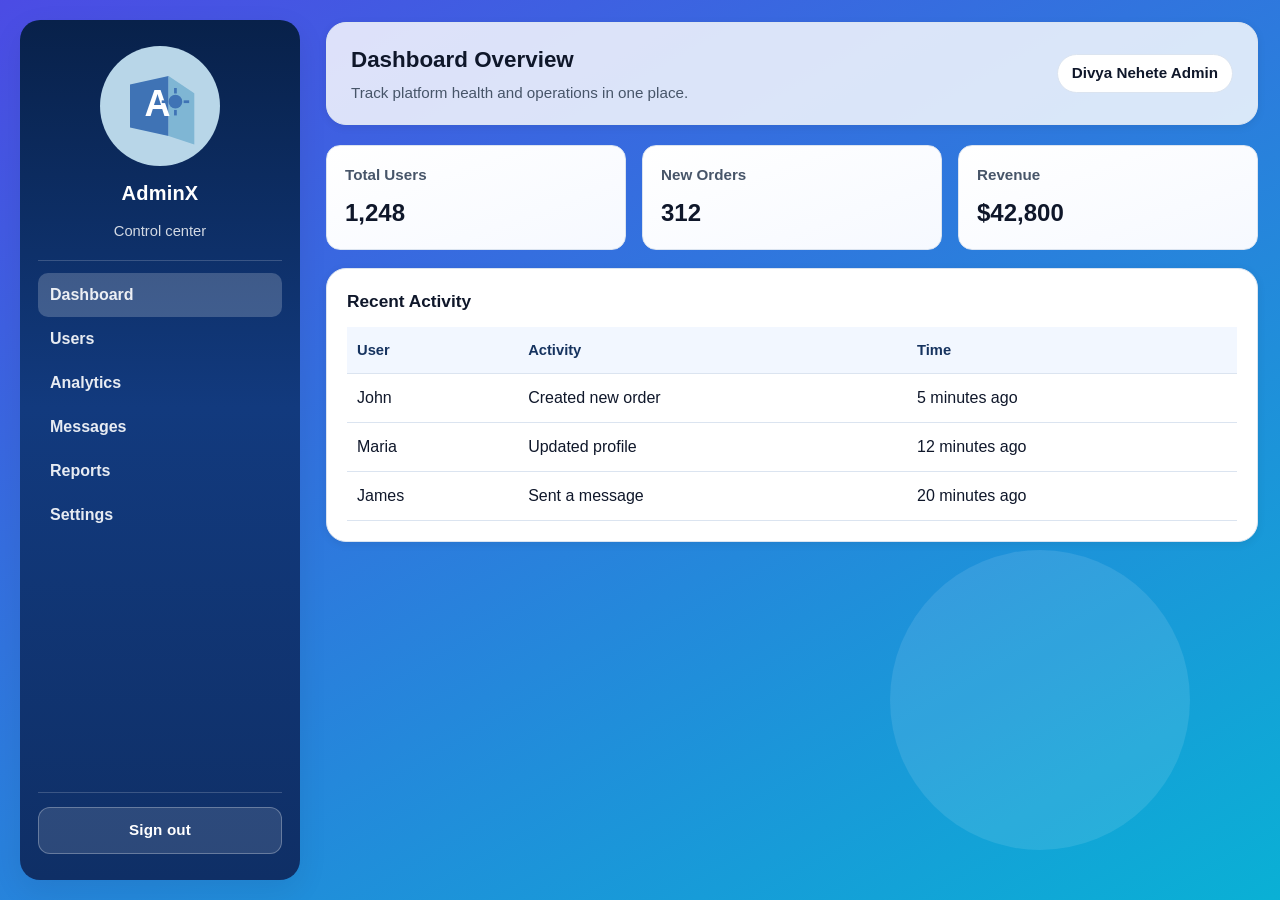
<file: index.html>
<!doctype html>
<html lang="en">
  <head>
    <meta charset="UTF-8" />
    <meta name="viewport" content="width=device-width, initial-scale=1" />
    <title>Dashboard Overview | AdminX</title>
    <meta
      name="description"
      content="AdminX dashboard overview with key metrics and recent activity."
    />
    <meta name="robots" content="index,follow" />
    <link rel="canonical" href="index.html" />
    <link rel="stylesheet" href="assets/css/style.css" />
  </head>
  <body>
    <div class="page">
      <aside class="sidebar" aria-label="Primary navigation">
        <div class="brand">
          <img src="assets/logo/logo.svg" alt="AdminX logo" />
          <h1>AdminX</h1>
          <p>Control center</p>
        </div>
        <nav>
          <ul class="nav-list">
            <li
              ><a class="active" aria-current="page" href="index.html"
                >Dashboard</a
              ></li
            >
            <li><a href="users.html">Users</a></li>
            <li><a href="analytics.html">Analytics</a></li>
            <li><a href="messages.html">Messages</a></li>
            <li><a href="reports.html">Reports</a></li>
            <li><a href="settings.html">Settings</a></li>
          </ul>
        </nav>
        <div class="nav-footer"><a href="login.html">Sign out</a></div>
      </aside>
      <main class="content">
        <header class="topbar">
          <div>
            <h1>Dashboard Overview</h1>
            <p>Track platform health and operations in one place.</p>
          </div>
          <div class="user-chip"><strong>Divya Nehete Admin</strong></div>
        </header>
        <section aria-labelledby="kpi-heading">
          <h2 class="sr-only" id="kpi-heading">KPIs</h2>
          <div class="card-row">
            <article class="small-card">
              <h3>Total Users</h3>
              <p>1,248</p>
            </article>
            <article class="small-card">
              <h3>New Orders</h3>
              <p>312</p>
            </article>
            <article class="small-card">
              <h3>Revenue</h3>
              <p>$42,800</p>
            </article>
          </div>
        </section>
        <section class="glass-card" aria-labelledby="activity-heading">
          <h2 class="section-title" id="activity-heading">Recent Activity</h2>
          <div class="table-container">
            <table>
              <thead>
                <tr>
                  <th scope="col">User</th>
                  <th scope="col">Activity</th>
                  <th scope="col">Time</th>
                </tr>
              </thead>
              <tbody>
                <tr>
                  <td>John</td>
                  <td>Created new order</td>
                  <td>5 minutes ago</td>
                </tr>
                <tr>
                  <td>Maria</td>
                  <td>Updated profile</td>
                  <td>12 minutes ago</td>
                </tr>
                <tr>
                  <td>James</td>
                  <td>Sent a message</td>
                  <td>20 minutes ago</td>
                </tr>
              </tbody>
            </table>
          </div>
        </section>
      </main>
    </div>
  </body>
</html>
</file>
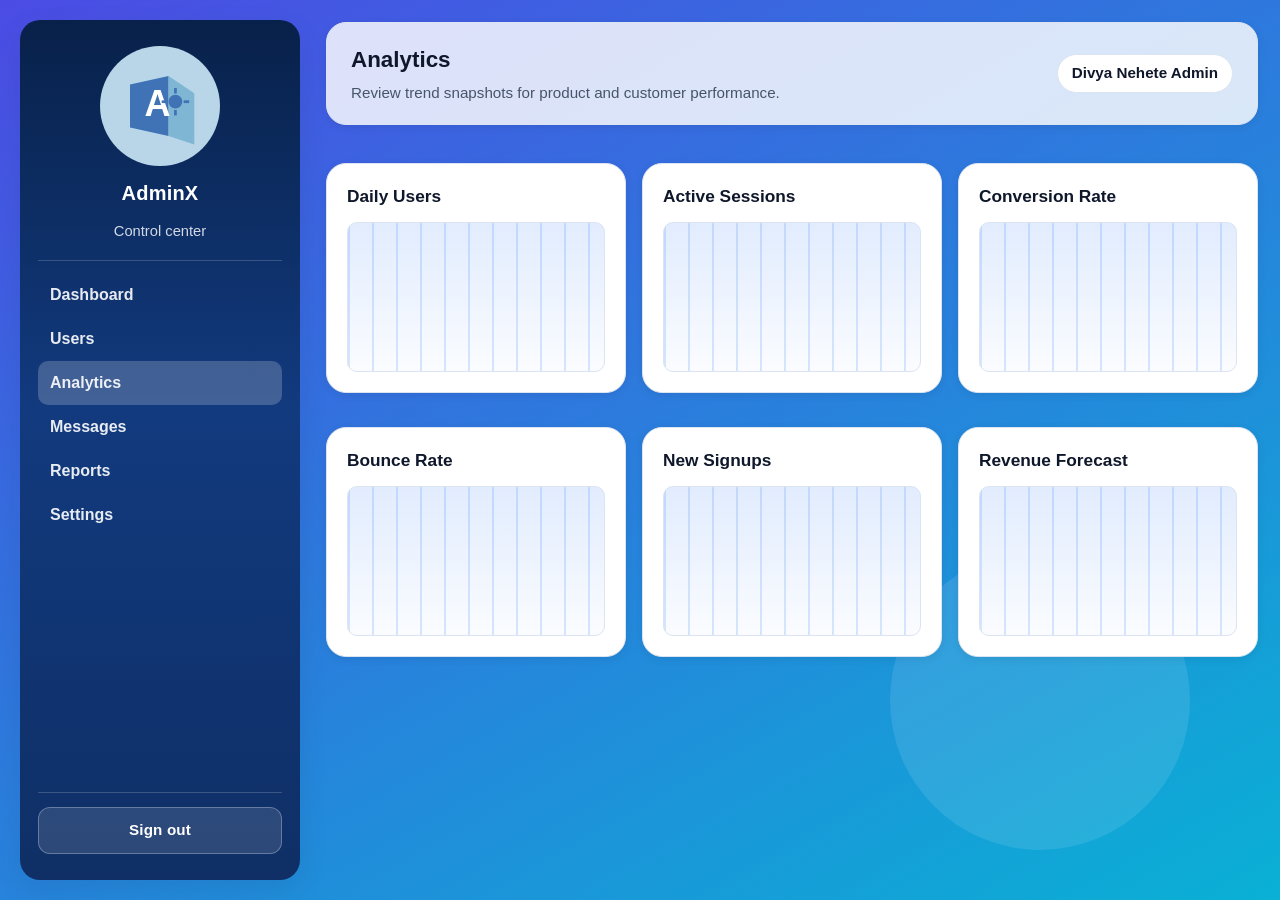
<file: analytics.html>
<!doctype html>
<html lang="en">
  <head>
    <meta charset="UTF-8" />
    <meta name="viewport" content="width=device-width, initial-scale=1" />
    <title>Analytics Dashboard | AdminX</title>
    <meta
      name="description"
      content="Analytics view for traffic, sessions, conversion, and revenue trends."
    />
    <meta name="robots" content="index,follow" />
    <link rel="canonical" href="analytics.html" />
    <link rel="stylesheet" href="assets/css/style.css" />
  </head>
  <body>
    <div class="page">
      <aside class="sidebar" aria-label="Primary navigation">
        <div class="brand">
          <img src="assets/logo/logo.svg" alt="AdminX logo" />
          <h1>AdminX</h1>
          <p>Control center</p>
        </div>
        <nav>
          <ul class="nav-list">
            <li><a href="index.html">Dashboard</a></li>
            <li><a href="users.html">Users</a></li>
            <li
              ><a class="active" aria-current="page" href="analytics.html"
                >Analytics</a
              ></li
            >
            <li><a href="messages.html">Messages</a></li>
            <li><a href="reports.html">Reports</a></li>
            <li><a href="settings.html">Settings</a></li>
          </ul>
        </nav>
        <div class="nav-footer"><a href="login.html">Sign out</a></div>
      </aside>
      <main class="content">
        <header class="topbar">
          <div>
            <h1>Analytics</h1>
            <p>Review trend snapshots for product and customer performance.</p>
          </div>
          <div class="user-chip"><strong>Divya Nehete Admin</strong></div>
        </header>
        <section class="grid" aria-label="Analytics widgets">
          <article class="analytics-card"
            ><h2 class="section-title">Daily Users</h2
            ><div class="fake-chart" aria-hidden="true"></div
          ></article>
          <article class="analytics-card"
            ><h2 class="section-title">Active Sessions</h2
            ><div class="fake-chart" aria-hidden="true"></div
          ></article>
          <article class="analytics-card"
            ><h2 class="section-title">Conversion Rate</h2
            ><div class="fake-chart" aria-hidden="true"></div
          ></article>
          <article class="analytics-card"
            ><h2 class="section-title">Bounce Rate</h2
            ><div class="fake-chart" aria-hidden="true"></div
          ></article>
          <article class="analytics-card"
            ><h2 class="section-title">New Signups</h2
            ><div class="fake-chart" aria-hidden="true"></div
          ></article>
          <article class="analytics-card"
            ><h2 class="section-title">Revenue Forecast</h2
            ><div class="fake-chart" aria-hidden="true"></div
          ></article>
        </section>
      </main>
    </div>
  </body>
</html>
</file>
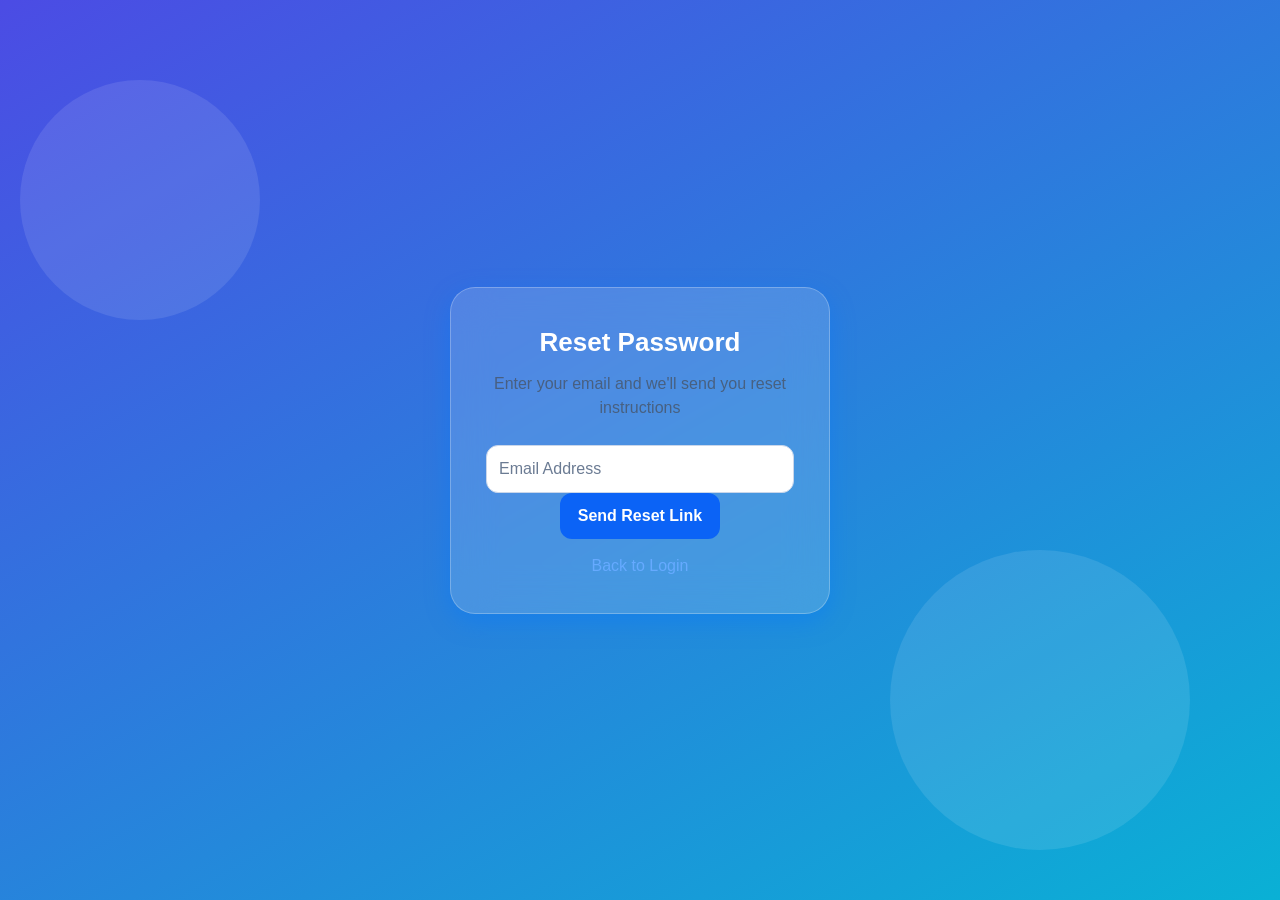
<file: forgot-password.html>
<!DOCTYPE html>
<html lang="en">
<head>
    <meta charset="UTF-8">
    <meta name="viewport" content="width=device-width, initial-scale=1.0">
    <title>Forgot Password | Admin Dashboard</title>
    <link rel="stylesheet" href="assets/css/style.css">
    <style>
        /* Center layout */
        .auth-container {
            height: 100vh;
            display: flex;
            justify-content: center;
            align-items: center;
            padding: 20px;
        }

        .auth-box {
            width: 380px;
            padding: 35px;
            border-radius: 25px;
            background: rgba(255, 255, 255, 0.15);
            border: 1px solid rgba(255, 255, 255, 0.25);
            backdrop-filter: blur(20px);
            box-shadow: 0 8px 25px rgba(0, 119, 255, 0.4);
            text-align: center;
            color: white;
        }

        .auth-box h2 {
            margin-bottom: 10px;
            font-size: 26px;
        }

        .auth-box p {
            margin-bottom: 25px;
            opacity: 0.8;
        }

        .auth-box a {
            color: #66aaff;
            text-decoration: none;
        }

        .auth-footer {
            margin-top: 15px;
        }
    </style>
</head>
<body>

    <div class="auth-container">
        <div class="auth-box">
            <h2>Reset Password</h2>
            <p>Enter your email and we'll send you reset instructions</p>

            <form action="#">
                <input type="email" placeholder="Email Address" required>

                <button class="save-btn">Send Reset Link</button>
            </form>

            <div class="auth-footer">
                <a href="login.html">Back to Login</a>
            </div>
        </div>
    </div>

</body>
</html>
</file>
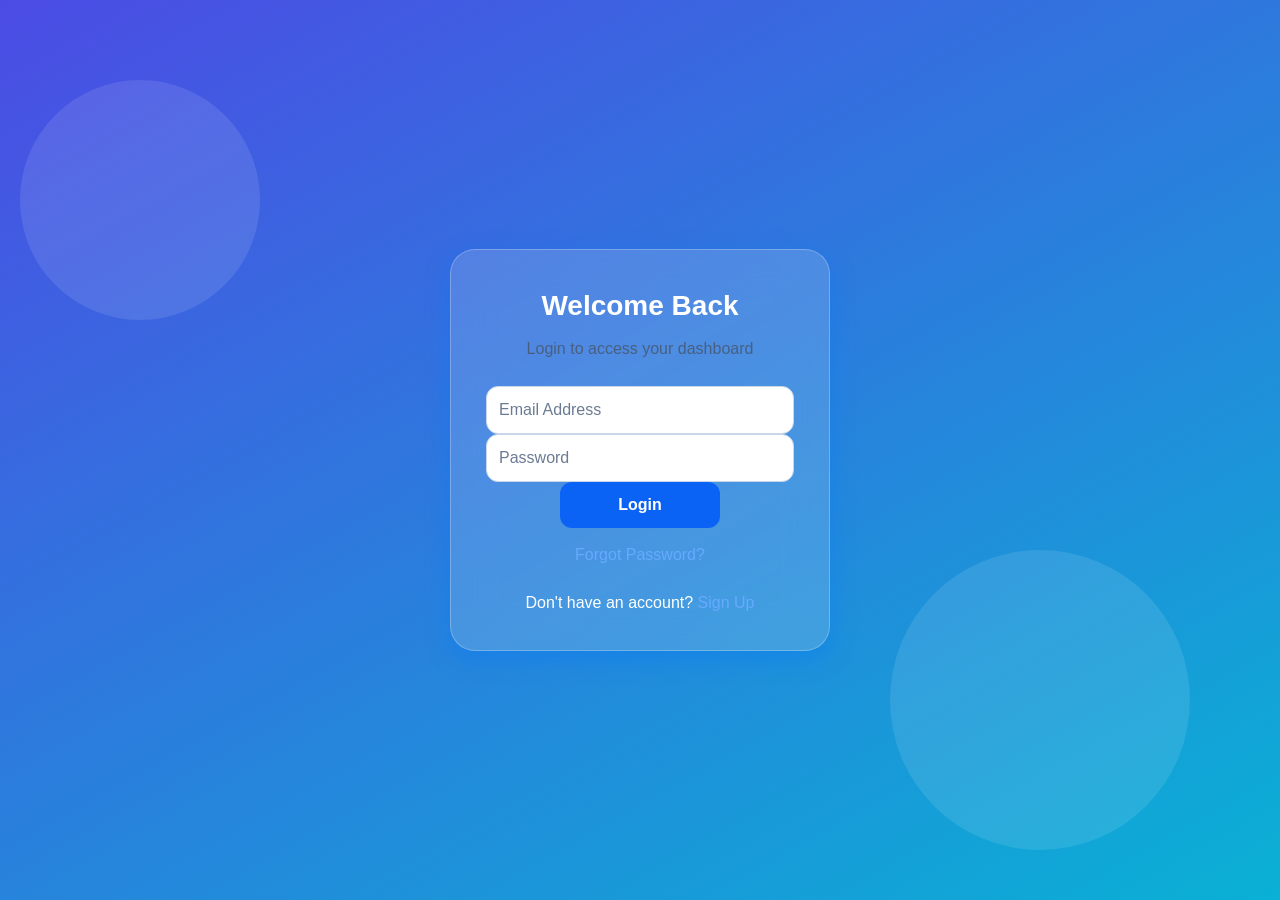
<file: login.html>
<!DOCTYPE html>
<html lang="en">
<head>
    <meta charset="UTF-8">
    <meta name="viewport" content="width=device-width, initial-scale=1.0">
    <title>Login | Admin Dashboard</title>
    <link rel="stylesheet" href="assets/css/style.css">
    <style>
        /* Center login layout */
        .auth-container {
            height: 100vh;
            display: flex;
            justify-content: center;
            align-items: center;
            padding: 20px;
        }

        .auth-box {
            width: 380px;
            padding: 35px;
            border-radius: 25px;
            background: rgba(255, 255, 255, 0.15);
            border: 1px solid rgba(255, 255, 255, 0.25);
            backdrop-filter: blur(20px);
            box-shadow: 0 8px 25px rgba(0, 119, 255, 0.4);
            text-align: center;
            color: white;
        }

        .auth-box h2 {
            margin-bottom: 10px;
            font-size: 28px;
        }

        .auth-box p {
            margin-bottom: 25px;
            opacity: 0.8;
        }

        .auth-box a {
            color: #66aaff;
            text-decoration: none;
        }

        .auth-footer {
            margin-top: 15px;
        }
    </style>
</head>
<body>

    <div class="auth-container">
        <div class="auth-box">
            <h2>Welcome Back</h2>
            <p>Login to access your dashboard</p>

            <form action="#">
                <input type="email" placeholder="Email Address" required>
                <input type="password" placeholder="Password" required>

                <button class="save-btn">Login</button>
            </form>

            <div class="auth-footer">
                <a href="forgot-password.html">Forgot Password?</a><br><br>
                <span>Don't have an account? 
                    <a href="signup.html">Sign Up</a>
                </span>
            </div>
        </div>
    </div>

</body>
</html>
</file>
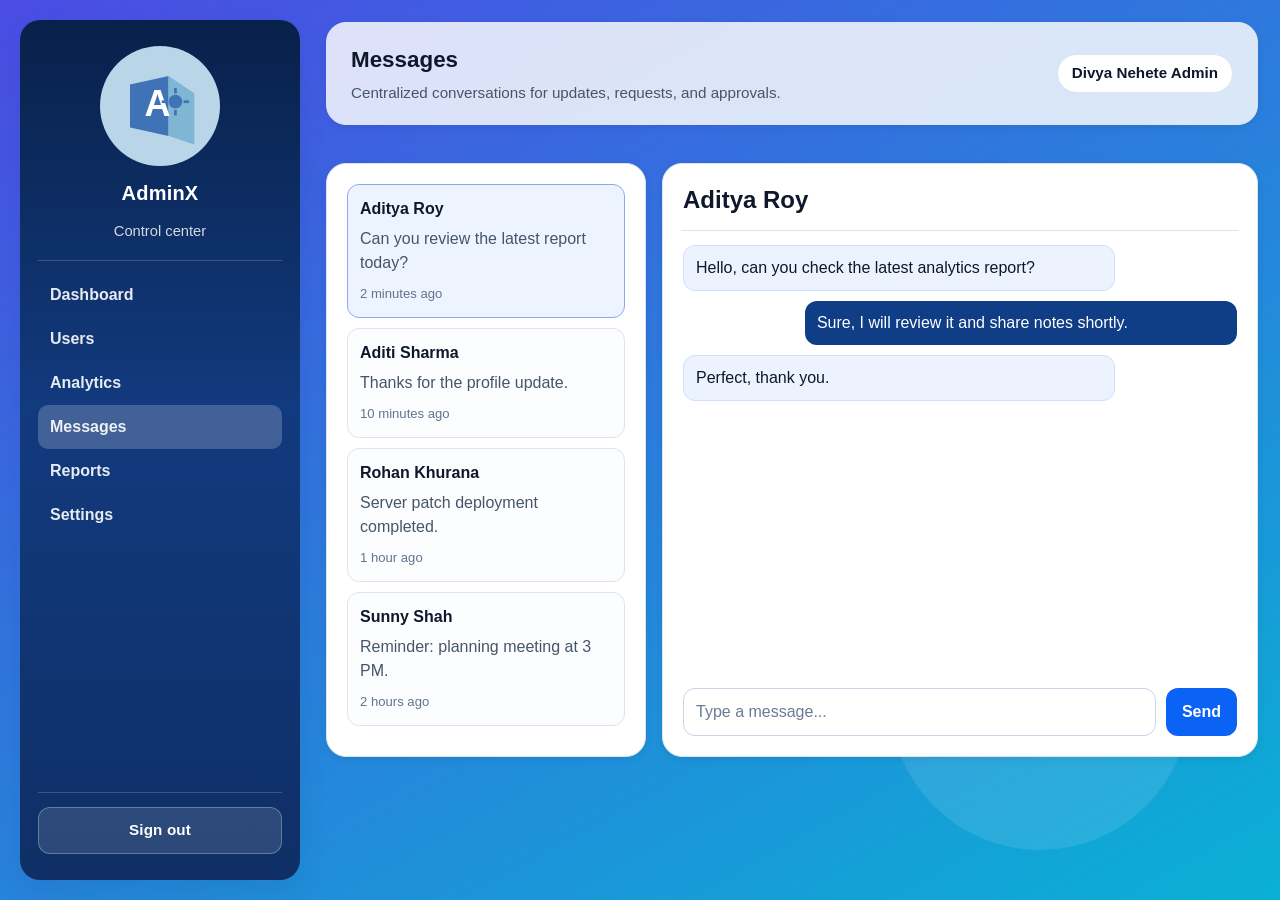
<file: messages.html>
<!doctype html>
<html lang="en">
  <head>
    <meta charset="UTF-8" />
    <meta name="viewport" content="width=device-width, initial-scale=1" />
    <title>Messages Center | AdminX</title>
    <meta
      name="description"
      content="Read and respond to team conversations from the AdminX message center."
    />
    <meta name="robots" content="index,follow" />
    <link rel="canonical" href="messages.html" />
    <link rel="stylesheet" href="assets/css/style.css" />
  </head>
  <body>
    <div class="page">
      <aside class="sidebar" aria-label="Primary navigation">
        <div class="brand">
          <img src="assets/logo/logo.svg" alt="AdminX logo" />
          <h1>AdminX</h1>
          <p>Control center</p>
        </div>
        <nav>
          <ul class="nav-list">
            <li><a href="index.html">Dashboard</a></li>
            <li><a href="users.html">Users</a></li>
            <li><a href="analytics.html">Analytics</a></li>
            <li
              ><a class="active" aria-current="page" href="messages.html"
                >Messages</a
              ></li
            >
            <li><a href="reports.html">Reports</a></li>
            <li><a href="settings.html">Settings</a></li>
          </ul>
        </nav>
        <div class="nav-footer"><a href="login.html">Sign out</a></div>
      </aside>
      <main class="content">
        <header class="topbar">
          <div>
            <h1>Messages</h1>
            <p
              >Centralized conversations for updates, requests, and
              approvals.</p
            >
          </div>
          <div class="user-chip"><strong>Divya Nehete Admin</strong></div>
        </header>
        <section class="messages-container" aria-label="Conversation area">
          <div class="message-list">
            <article class="message-item active">
              <h3>Aditya Roy</h3>
              <p>Can you review the latest report today?</p>
              <span>2 minutes ago</span>
            </article>
            <article class="message-item">
              <h3>Aditi Sharma</h3>
              <p>Thanks for the profile update.</p>
              <span>10 minutes ago</span>
            </article>
            <article class="message-item">
              <h3>Rohan Khurana</h3>
              <p>Server patch deployment completed.</p>
              <span>1 hour ago</span>
            </article>
            <article class="message-item">
              <h3>Sunny Shah</h3>
              <p>Reminder: planning meeting at 3 PM.</p>
              <span>2 hours ago</span>
            </article>
          </div>
          <div class="chat-area">
            <div class="chat-header"><h2>Aditya Roy</h2></div>
            <div class="chat-box">
              <div class="chat-message sender"
                >Hello, can you check the latest analytics report?</div
              >
              <div class="chat-message receiver"
                >Sure, I will review it and share notes shortly.</div
              >
              <div class="chat-message sender">Perfect, thank you.</div>
            </div>
            <form class="chat-input" action="#">
              <label class="sr-only" for="message-box-2">Type a message</label>
              <input
                id="message-box-2"
                type="text"
                placeholder="Type a message..."
              />
              <button type="submit">Send</button>
            </form>
          </div>
        </section>
      </main>
    </div>
  </body>
</html>
</file>
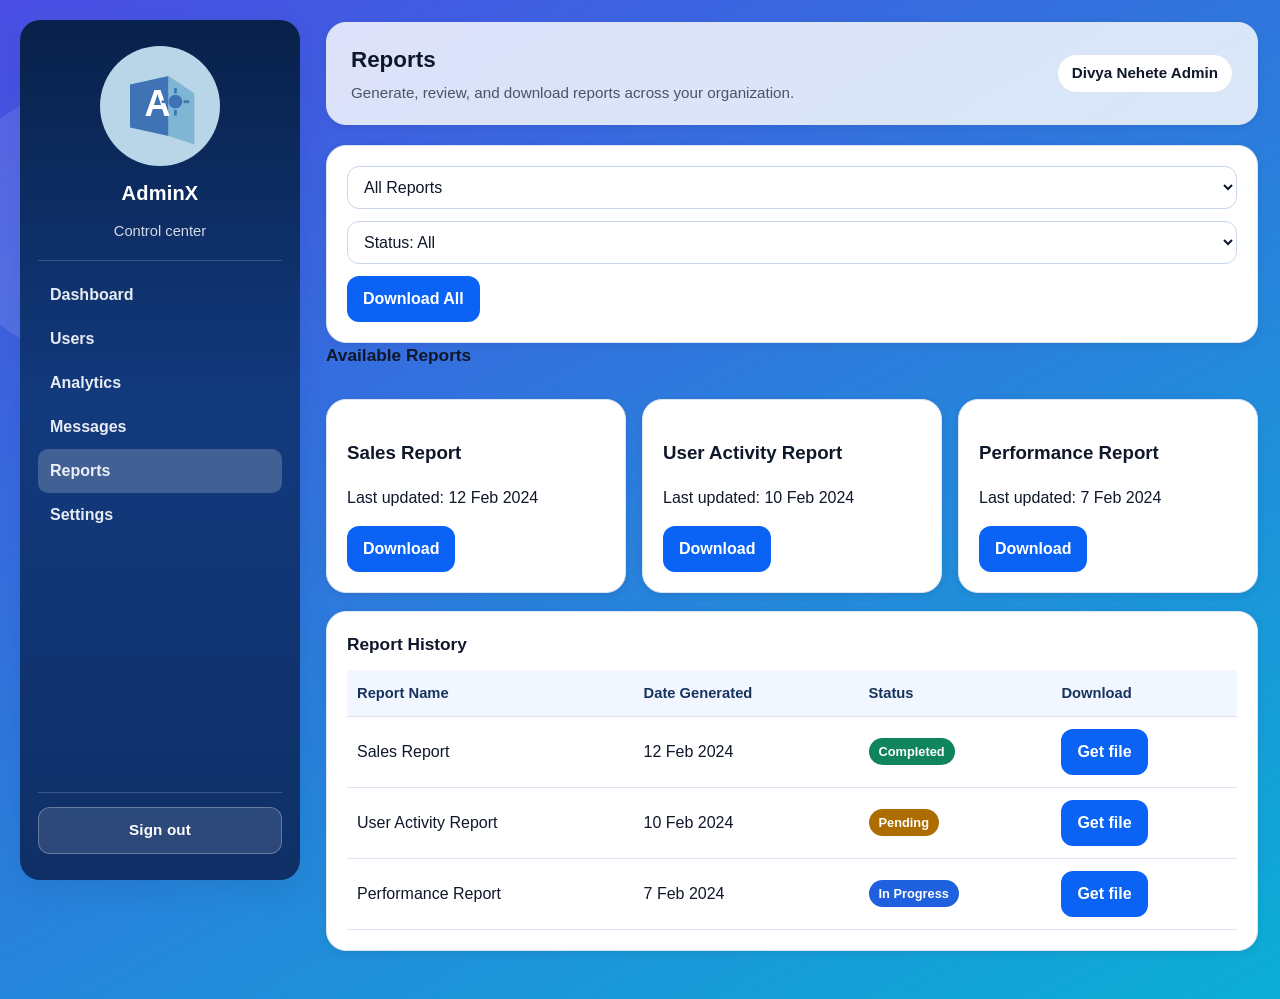
<file: reports.html>
<!doctype html>
<html lang="en">
  <head>
    <meta charset="UTF-8" />
    <meta name="viewport" content="width=device-width, initial-scale=1" />
    <title>Reports Center | AdminX</title>
    <meta
      name="description"
      content="Report library with status, download actions, and report history."
    />
    <meta name="robots" content="index,follow" />
    <link rel="canonical" href="reports.html" />
    <link rel="stylesheet" href="assets/css/style.css" />
  </head>
  <body>
    <div class="page">
      <aside class="sidebar" aria-label="Primary navigation">
        <div class="brand">
          <img src="assets/logo/logo.svg" alt="AdminX logo" />
          <h1>AdminX</h1>
          <p>Control center</p>
        </div>
        <nav>
          <ul class="nav-list">
            <li><a href="index.html">Dashboard</a></li>
            <li><a href="users.html">Users</a></li>
            <li><a href="analytics.html">Analytics</a></li>
            <li><a href="messages.html">Messages</a></li>
            <li
              ><a class="active" aria-current="page" href="reports.html"
                >Reports</a
              ></li
            >
            <li><a href="settings.html">Settings</a></li>
          </ul>
        </nav>
        <div class="nav-footer"><a href="login.html">Sign out</a></div>
      </aside>
      <main class="content">
        <header class="topbar">
          <div>
            <h1>Reports</h1>
            <p
              >Generate, review, and download reports across your
              organization.</p
            >
          </div>
          <div class="user-chip"><strong>Divya Nehete Admin</strong></div>
        </header>
        <section class="glass-card" aria-label="Report filters">
          <div class="filters-bar">
            <label class="sr-only" for="report-type">Report type</label>
            <select id="report-type">
              <option>All Reports</option>
              <option>Daily</option>
              <option>Weekly</option>
              <option>Monthly</option>
            </select>
            <label class="sr-only" for="report-status">Report status</label>
            <select id="report-status">
              <option>Status: All</option>
              <option>Completed</option>
              <option>Pending</option>
              <option>In Progress</option>
            </select>
            <button class="download-btn" type="button">Download All</button>
          </div>
        </section>
        <section aria-labelledby="available-reports-title">
          <h2 class="section-title" id="available-reports-title"
            >Available Reports</h2
          >
          <div class="report-grid">
            <article class="report-card">
              <h3>Sales Report</h3>
              <p>Last updated: 12 Feb 2024</p>
              <a href="#" class="btn-small">Download</a>
            </article>
            <article class="report-card">
              <h3>User Activity Report</h3>
              <p>Last updated: 10 Feb 2024</p>
              <a href="#" class="btn-small">Download</a>
            </article>
            <article class="report-card">
              <h3>Performance Report</h3>
              <p>Last updated: 7 Feb 2024</p>
              <a href="#" class="btn-small">Download</a>
            </article>
          </div>
        </section>
        <section class="glass-card" aria-labelledby="history-title">
          <h2 class="section-title" id="history-title">Report History</h2>
          <div class="table-container">
            <table class="report-table">
              <thead>
                <tr>
                  <th scope="col">Report Name</th>
                  <th scope="col">Date Generated</th>
                  <th scope="col">Status</th>
                  <th scope="col">Download</th>
                </tr>
              </thead>
              <tbody>
                <tr>
                  <td>Sales Report</td>
                  <td>12 Feb 2024</td>
                  <td><span class="status complete">Completed</span></td>
                  <td><a href="#" class="btn-small">Get file</a></td>
                </tr>
                <tr>
                  <td>User Activity Report</td>
                  <td>10 Feb 2024</td>
                  <td><span class="status pending">Pending</span></td>
                  <td><a href="#" class="btn-small">Get file</a></td>
                </tr>
                <tr>
                  <td>Performance Report</td>
                  <td>7 Feb 2024</td>
                  <td><span class="status progress">In Progress</span></td>
                  <td><a href="#" class="btn-small">Get file</a></td>
                </tr>
              </tbody>
            </table>
          </div>
        </section>
      </main>
    </div>
  </body>
</html>
</file>
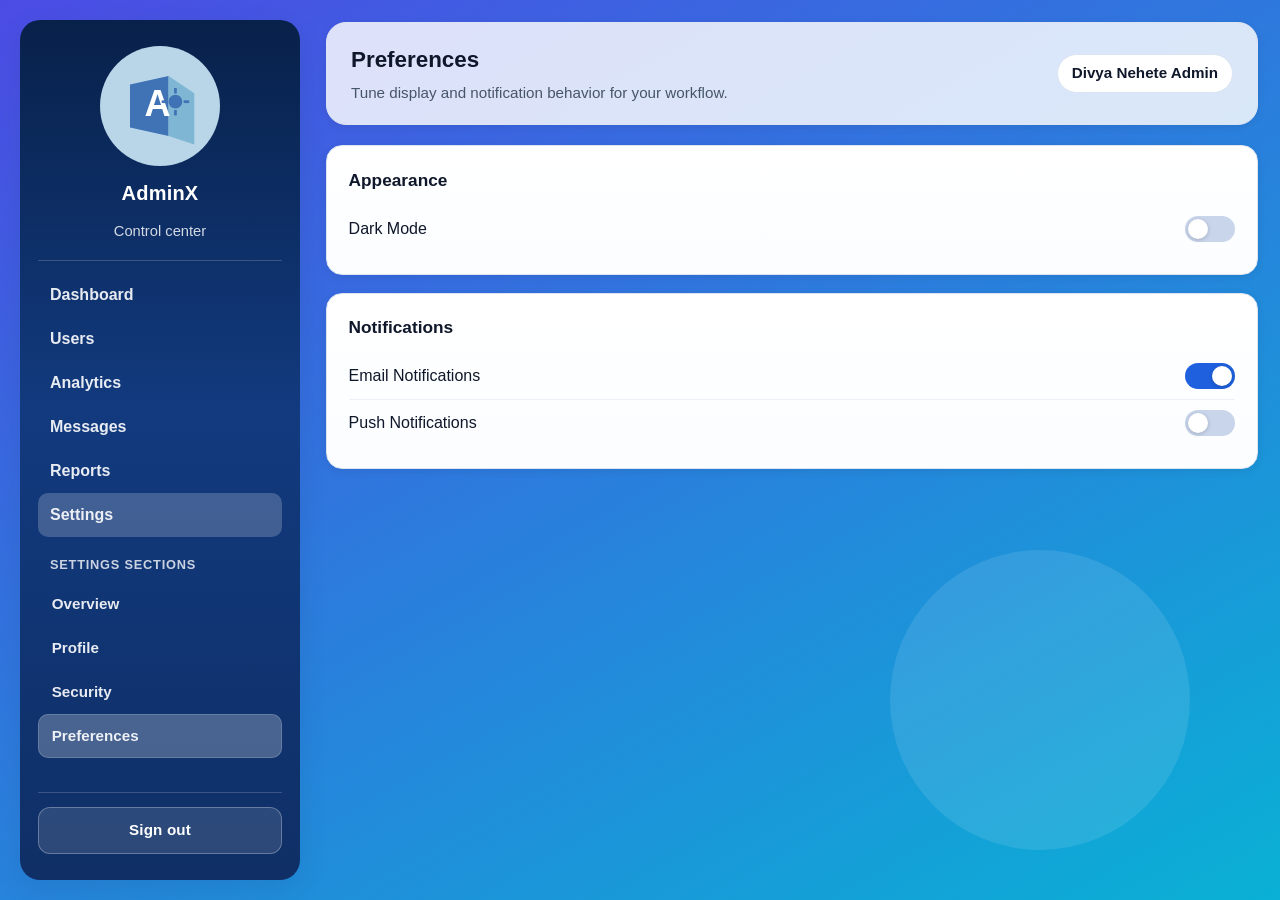
<file: settings-preferences.html>
<!doctype html>
<html lang="en">
  <head>
    <meta charset="UTF-8" />
    <meta name="viewport" content="width=device-width, initial-scale=1" />
    <title>Preferences | AdminX</title>
    <meta
      name="description"
      content="Customize appearance and notification preferences in AdminX."
    />
    <meta name="robots" content="index,follow" />
    <link rel="canonical" href="settings-preferences.html" />
    <link rel="stylesheet" href="assets/css/style.css" />
  </head>
  <body>
    <div class="page">
      <aside class="sidebar" aria-label="Primary navigation">
        <div class="brand">
          <img src="assets/logo/logo.svg" alt="AdminX logo" />
          <h1>AdminX</h1>
          <p>Control center</p>
        </div>
        <nav>
          <ul class="nav-list">
            <li><a href="index.html">Dashboard</a></li>
            <li><a href="users.html">Users</a></li>
            <li><a href="analytics.html">Analytics</a></li>
            <li><a href="messages.html">Messages</a></li>
            <li><a href="reports.html">Reports</a></li>
            <li
              ><a class="active" aria-current="page" href="settings.html"
                >Settings</a
              ></li
            >
          </ul>
          <p class="sub-nav-title">Settings Sections</p>
          <ul class="sub-nav-list">
            <li><a href="settings.html">Overview</a></li>
            <li><a href="settings-profile.html">Profile</a></li>
            <li><a href="settings-security.html">Security</a></li>
            <li
              ><a
                class="active"
                aria-current="page"
                href="settings-preferences.html"
                >Preferences</a
              ></li
            >
          </ul>
        </nav>
        <div class="nav-footer"><a href="login.html">Sign out</a></div>
      </aside>
      <main class="content">
        <header class="topbar">
          <div>
            <h1>Preferences</h1>
            <p>Tune display and notification behavior for your workflow.</p>
          </div>
          <div class="user-chip"><strong>Divya Nehete Admin</strong></div>
        </header>

        <section class="settings-card">
          <h2>Appearance</h2>
          <div class="toggle-row">
            <span>Dark Mode</span>
            <label class="switch"
              ><input type="checkbox" /><span class="slider"></span
            ></label>
          </div>
        </section>

        <section class="settings-card">
          <h2>Notifications</h2>
          <div class="toggle-row">
            <span>Email Notifications</span>
            <label class="switch"
              ><input type="checkbox" checked /><span class="slider"></span
            ></label>
          </div>
          <div class="toggle-row">
            <span>Push Notifications</span>
            <label class="switch"
              ><input type="checkbox" /><span class="slider"></span
            ></label>
          </div>
        </section>
      </main>
    </div>
  </body>
</html>
</file>
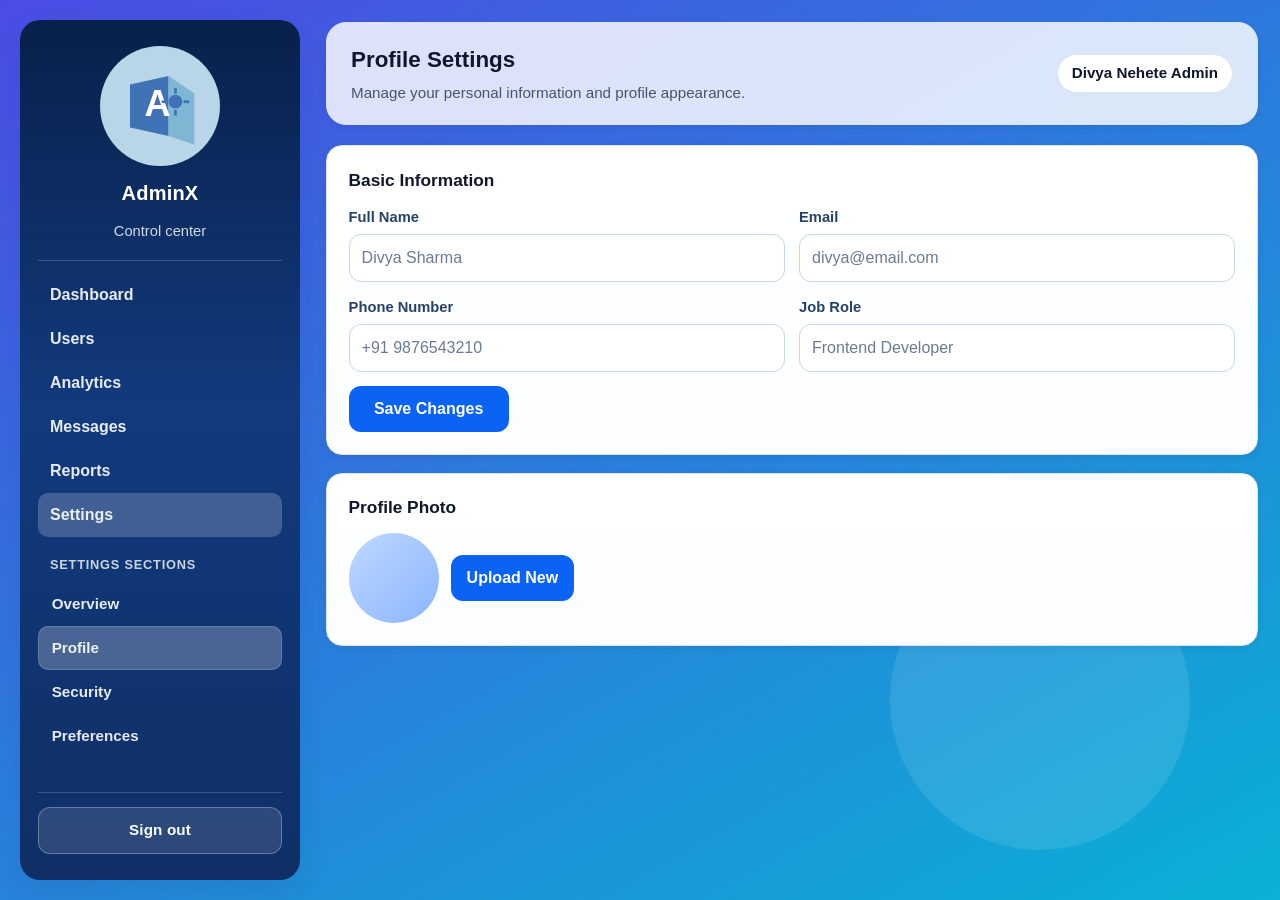
<file: settings-profile.html>
<!doctype html>
<html lang="en">
  <head>
    <meta charset="UTF-8" />
    <meta name="viewport" content="width=device-width, initial-scale=1" />
    <title>Profile Settings | AdminX</title>
    <meta
      name="description"
      content="Update profile details and profile photo settings in AdminX."
    />
    <meta name="robots" content="index,follow" />
    <link rel="canonical" href="settings-profile.html" />
    <link rel="stylesheet" href="assets/css/style.css" />
  </head>
  <body>
    <div class="page">
      <aside class="sidebar" aria-label="Primary navigation">
        <div class="brand">
          <img src="assets/logo/logo.svg" alt="AdminX logo" />
          <h1>AdminX</h1>
          <p>Control center</p>
        </div>
        <nav>
          <ul class="nav-list">
            <li><a href="index.html">Dashboard</a></li>
            <li><a href="users.html">Users</a></li>
            <li><a href="analytics.html">Analytics</a></li>
            <li><a href="messages.html">Messages</a></li>
            <li><a href="reports.html">Reports</a></li>
            <li
              ><a class="active" aria-current="page" href="settings.html"
                >Settings</a
              ></li
            >
          </ul>
          <p class="sub-nav-title">Settings Sections</p>
          <ul class="sub-nav-list">
            <li><a href="settings.html">Overview</a></li>
            <li
              ><a
                class="active"
                aria-current="page"
                href="settings-profile.html"
                >Profile</a
              ></li
            >
            <li><a href="settings-security.html">Security</a></li>
            <li><a href="settings-preferences.html">Preferences</a></li>
          </ul>
        </nav>
        <div class="nav-footer"><a href="login.html">Sign out</a></div>
      </aside>
      <main class="content">
        <header class="topbar">
          <div>
            <h1>Profile Settings</h1>
            <p>Manage your personal information and profile appearance.</p>
          </div>
          <div class="user-chip"><strong>Divya Nehete Admin</strong></div>
        </header>

        <section class="settings-card">
          <h2>Basic Information</h2>
          <div class="form-row">
            <div class="input-group">
              <label for="full-name">Full Name</label>
              <input id="full-name" type="text" placeholder="Divya Sharma" />
            </div>
            <div class="input-group">
              <label for="email">Email</label>
              <input id="email" type="email" placeholder="divya@email.com" />
            </div>
          </div>
          <div class="form-row">
            <div class="input-group">
              <label for="phone">Phone Number</label>
              <input id="phone" type="text" placeholder="+91 9876543210" />
            </div>
            <div class="input-group">
              <label for="role">Job Role</label>
              <input id="role" type="text" placeholder="Frontend Developer" />
            </div>
          </div>
          <button class="save-btn" type="button">Save Changes</button>
        </section>

        <section class="settings-card">
          <h2>Profile Photo</h2>
          <div class="filters-bar">
            <div class="avatar-large" aria-hidden="true"></div>
            <button class="upload-btn" type="button">Upload New</button>
          </div>
        </section>
      </main>
    </div>
  </body>
</html>
</file>
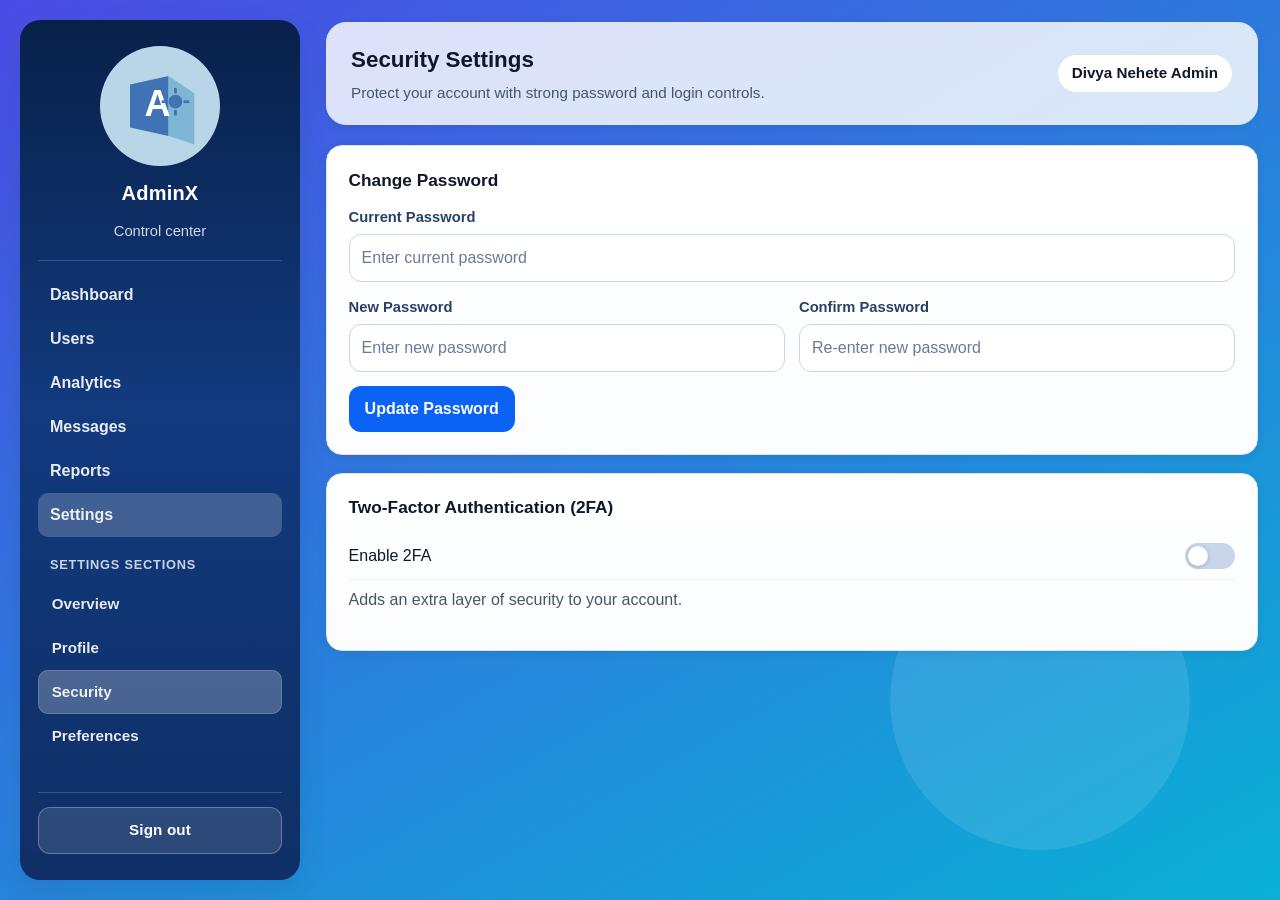
<file: settings-security.html>
<!doctype html>
<html lang="en">
  <head>
    <meta charset="UTF-8" />
    <meta name="viewport" content="width=device-width, initial-scale=1" />
    <title>Security Settings | AdminX</title>
    <meta
      name="description"
      content="Update password and account security controls in AdminX."
    />
    <meta name="robots" content="index,follow" />
    <link rel="canonical" href="settings-security.html" />
    <link rel="stylesheet" href="assets/css/style.css" />
  </head>
  <body>
    <div class="page">
      <aside class="sidebar" aria-label="Primary navigation">
        <div class="brand">
          <img src="assets/logo/logo.svg" alt="AdminX logo" />
          <h1>AdminX</h1>
          <p>Control center</p>
        </div>
        <nav>
          <ul class="nav-list">
            <li><a href="index.html">Dashboard</a></li>
            <li><a href="users.html">Users</a></li>
            <li><a href="analytics.html">Analytics</a></li>
            <li><a href="messages.html">Messages</a></li>
            <li><a href="reports.html">Reports</a></li>
            <li
              ><a class="active" aria-current="page" href="settings.html"
                >Settings</a
              ></li
            >
          </ul>
          <p class="sub-nav-title">Settings Sections</p>
          <ul class="sub-nav-list">
            <li><a href="settings.html">Overview</a></li>
            <li><a href="settings-profile.html">Profile</a></li>
            <li
              ><a
                class="active"
                aria-current="page"
                href="settings-security.html"
                >Security</a
              ></li
            >
            <li><a href="settings-preferences.html">Preferences</a></li>
          </ul>
        </nav>
        <div class="nav-footer"><a href="login.html">Sign out</a></div>
      </aside>
      <main class="content">
        <header class="topbar">
          <div>
            <h1>Security Settings</h1>
            <p>Protect your account with strong password and login controls.</p>
          </div>
          <div class="user-chip"><strong>Divya Nehete Admin</strong></div>
        </header>

        <section class="settings-card">
          <h2>Change Password</h2>
          <div class="input-group">
            <label for="current-password">Current Password</label>
            <input
              id="current-password"
              type="password"
              placeholder="Enter current password"
            />
          </div>
          <div class="form-row">
            <div class="input-group">
              <label for="new-password">New Password</label>
              <input
                id="new-password"
                type="password"
                placeholder="Enter new password"
              />
            </div>
            <div class="input-group">
              <label for="confirm-password">Confirm Password</label>
              <input
                id="confirm-password"
                type="password"
                placeholder="Re-enter new password"
              />
            </div>
          </div>
          <button class="save-btn" type="button">Update Password</button>
        </section>

        <section class="settings-card">
          <h2>Two-Factor Authentication (2FA)</h2>
          <div class="toggle-row">
            <span>Enable 2FA</span>
            <label class="switch"
              ><input type="checkbox" /><span class="slider"></span
            ></label>
          </div>
          <p class="note">Adds an extra layer of security to your account.</p>
        </section>
      </main>
    </div>
  </body>
</html>
</file>
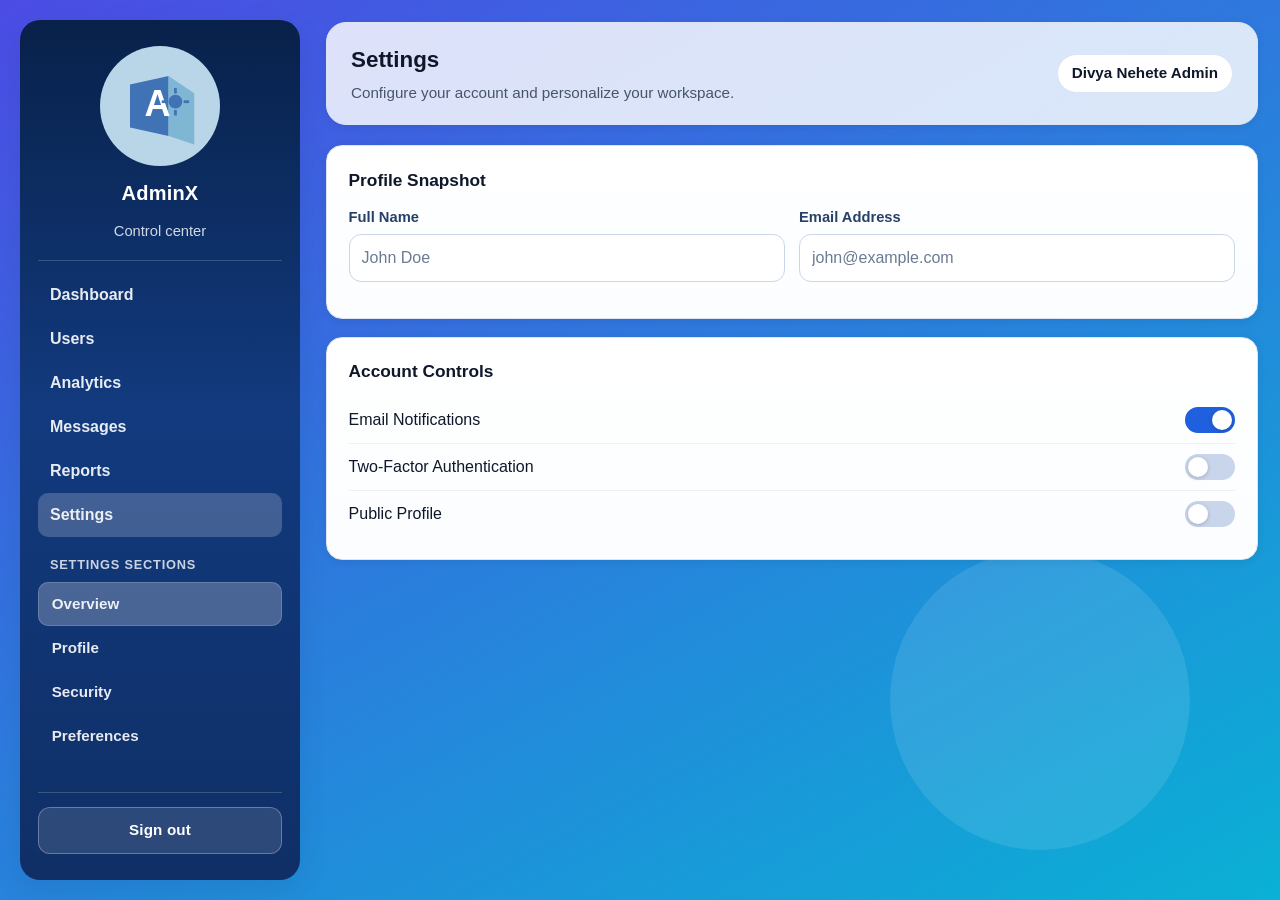
<file: settings.html>
<!doctype html>
<html lang="en">
  <head>
    <meta charset="UTF-8" />
    <meta name="viewport" content="width=device-width, initial-scale=1" />
    <title>Settings Home | AdminX</title>
    <meta
      name="description"
      content="Manage profile, account security, and preference settings in AdminX."
    />
    <meta name="robots" content="index,follow" />
    <link rel="canonical" href="settings.html" />
    <link rel="stylesheet" href="assets/css/style.css" />
  </head>
  <body>
    <div class="page">
      <aside class="sidebar" aria-label="Primary navigation">
        <div class="brand">
          <img src="assets/logo/logo.svg" alt="AdminX logo" />
          <h1>AdminX</h1>
          <p>Control center</p>
        </div>
        <nav>
          <ul class="nav-list">
            <li><a href="index.html">Dashboard</a></li>
            <li><a href="users.html">Users</a></li>
            <li><a href="analytics.html">Analytics</a></li>
            <li><a href="messages.html">Messages</a></li>
            <li><a href="reports.html">Reports</a></li>
            <li
              ><a class="active" aria-current="page" href="settings.html"
                >Settings</a
              ></li
            >
          </ul>
          <p class="sub-nav-title">Settings Sections</p>
          <ul class="sub-nav-list">
            <li
              ><a class="active" aria-current="page" href="settings.html"
                >Overview</a
              ></li
            >
            <li><a href="settings-profile.html">Profile</a></li>
            <li><a href="settings-security.html">Security</a></li>
            <li><a href="settings-preferences.html">Preferences</a></li>
          </ul>
        </nav>
        <div class="nav-footer"><a href="login.html">Sign out</a></div>
      </aside>
      <main class="content">
        <header class="topbar">
          <div>
            <h1>Settings</h1>
            <p>Configure your account and personalize your workspace.</p>
          </div>
          <div class="user-chip"><strong>Divya Nehete Admin</strong></div>
        </header>
        <section class="settings-card">
          <h2>Profile Snapshot</h2>
          <div class="form-row">
            <div class="input-group">
              <label for="name">Full Name</label>
              <input id="name" type="text" placeholder="John Doe" />
            </div>
            <div class="input-group">
              <label for="email">Email Address</label>
              <input id="email" type="email" placeholder="john@example.com" />
            </div>
          </div>
        </section>
        <section class="settings-card">
          <h2>Account Controls</h2>
          <div class="toggle-row">
            <span>Email Notifications</span>
            <label class="switch"
              ><input type="checkbox" checked /><span class="slider"></span
            ></label>
          </div>
          <div class="toggle-row">
            <span>Two-Factor Authentication</span>
            <label class="switch"
              ><input type="checkbox" /><span class="slider"></span
            ></label>
          </div>
          <div class="toggle-row">
            <span>Public Profile</span>
            <label class="switch"
              ><input type="checkbox" /><span class="slider"></span
            ></label>
          </div>
        </section>
      </main>
    </div>
  </body>
</html>
</file>
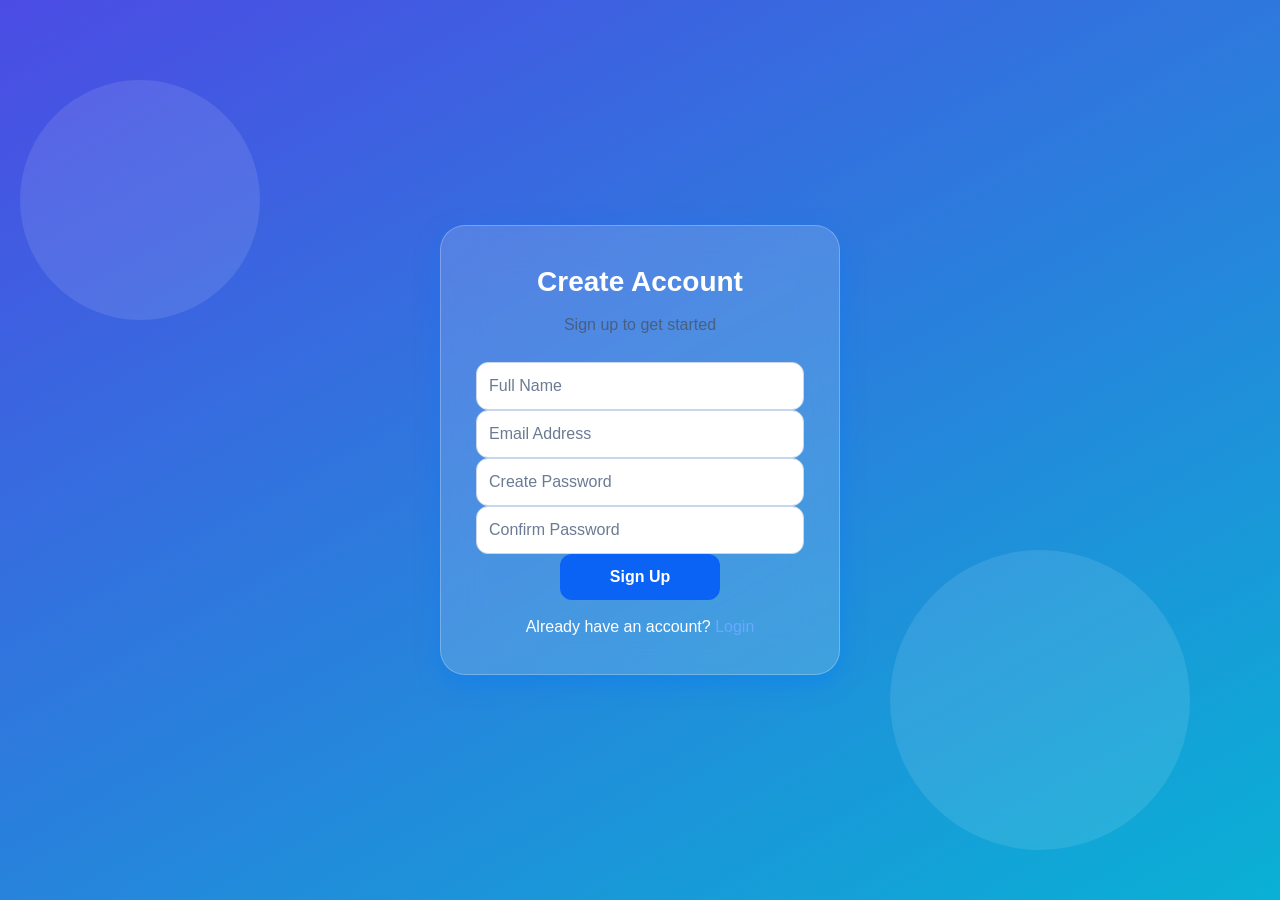
<file: signup.html>
<!DOCTYPE html>
<html lang="en">
<head>
    <meta charset="UTF-8">
    <meta name="viewport" content="width=device-width, initial-scale=1.0">
    <title>Sign Up | Admin Dashboard</title>
    <link rel="stylesheet" href="assets/css/style.css">
    <style>
        /* Center signup layout */
        .auth-container {
            height: 100vh;
            display: flex;
            justify-content: center;
            align-items: center;
            padding: 20px;
        }

        .auth-box {
            width: 400px;
            padding: 35px;
            border-radius: 25px;
            background: rgba(255, 255, 255, 0.15);
            border: 1px solid rgba(255, 255, 255, 0.25);
            backdrop-filter: blur(20px);
            box-shadow: 0 8px 25px rgba(0, 119, 255, 0.4);
            text-align: center;
            color: white;
        }

        .auth-box h2 {
            margin-bottom: 10px;
            font-size: 28px;
        }

        .auth-box p {
            margin-bottom: 25px;
            opacity: 0.8;
        }

        .auth-box a {
            color: #66aaff;
            text-decoration: none;
        }

        .auth-footer {
            margin-top: 15px;
        }
    </style>
</head>
<body>

    <div class="auth-container">
        <div class="auth-box">
            <h2>Create Account</h2>
            <p>Sign up to get started</p>

            <form action="#">
                <input type="text" placeholder="Full Name" required>
                <input type="email" placeholder="Email Address" required>
                <input type="password" placeholder="Create Password" required>
                <input type="password" placeholder="Confirm Password" required>

                <button class="save-btn">Sign Up</button>
            </form>

            <div class="auth-footer">
                <span>Already have an account?
                    <a href="login.html">Login</a>
                </span>
            </div>
        </div>
    </div>

</body>
</html>
</file>
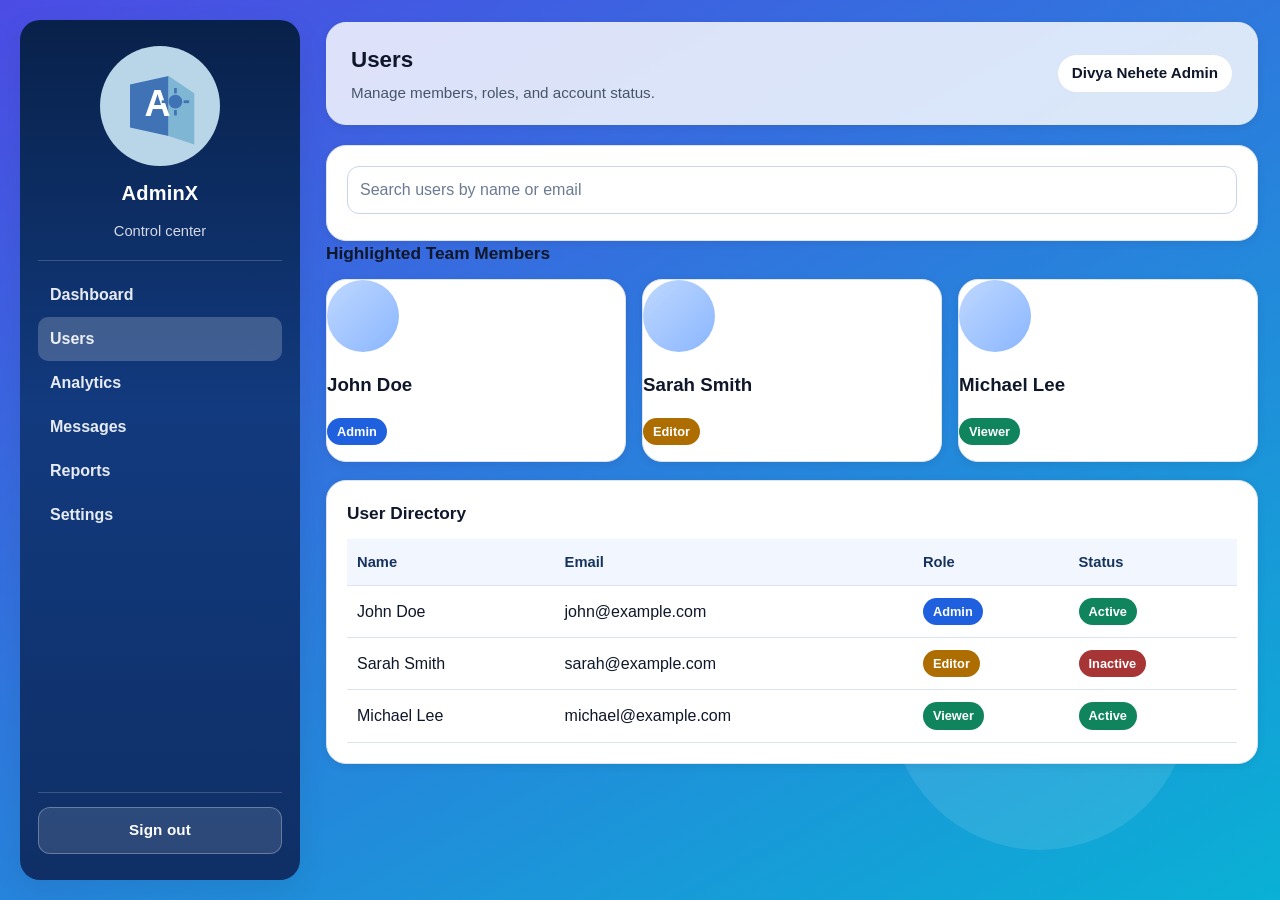
<file: users.html>
<!doctype html>
<html lang="en">
  <head>
    <meta charset="UTF-8" />
    <meta name="viewport" content="width=device-width, initial-scale=1" />
    <title>User Management | AdminX</title>
    <meta
      name="description"
      content="User management area for admin teams to monitor roles, status, and accounts."
    />
    <meta name="robots" content="index,follow" />
    <link rel="canonical" href="users.html" />
    <link rel="stylesheet" href="assets/css/style.css" />
  </head>
  <body>
    <div class="page">
      <aside class="sidebar" aria-label="Primary navigation">
        <div class="brand">
          <img src="assets/logo/logo.svg" alt="AdminX logo" />
          <h1>AdminX</h1>
          <p>Control center</p>
        </div>
        <nav>
          <ul class="nav-list">
            <li><a href="index.html">Dashboard</a></li>
            <li
              ><a class="active" aria-current="page" href="users.html"
                >Users</a
              ></li
            >
            <li><a href="analytics.html">Analytics</a></li>
            <li><a href="messages.html">Messages</a></li>
            <li><a href="reports.html">Reports</a></li>
            <li><a href="settings.html">Settings</a></li>
          </ul>
        </nav>
        <div class="nav-footer"><a href="login.html">Sign out</a></div>
      </aside>
      <main class="content">
        <header class="topbar">
          <div>
            <h1>Users</h1>
            <p>Manage members, roles, and account status.</p>
          </div>
          <div class="user-chip"><strong>Divya Nehete Admin</strong></div>
        </header>
        <section class="glass-card" aria-label="Search users">
          <label class="sr-only" for="user-search">Search users</label>
          <div class="search-box"
            ><input
              id="user-search"
              type="search"
              placeholder="Search users by name or email"
          /></div>
        </section>
        <section aria-labelledby="cards-title">
          <h2 class="section-title" id="cards-title"
            >Highlighted Team Members</h2
          >
          <div class="user-card-grid">
            <article class="user-card">
              <div class="avatar" aria-hidden="true"></div>
              <h3>John Doe</h3>
              <p><span class="role admin">Admin</span></p>
            </article>
            <article class="user-card">
              <div class="avatar" aria-hidden="true"></div>
              <h3>Sarah Smith</h3>
              <p><span class="role editor">Editor</span></p>
            </article>
            <article class="user-card">
              <div class="avatar" aria-hidden="true"></div>
              <h3>Michael Lee</h3>
              <p><span class="role viewer">Viewer</span></p>
            </article>
          </div>
        </section>
        <section class="glass-card" aria-labelledby="table-title">
          <h2 class="section-title" id="table-title">User Directory</h2>
          <div class="table-container">
            <table class="user-table">
              <thead>
                <tr>
                  <th scope="col">Name</th>
                  <th scope="col">Email</th>
                  <th scope="col">Role</th>
                  <th scope="col">Status</th>
                </tr>
              </thead>
              <tbody>
                <tr>
                  <td>John Doe</td>
                  <td>john@example.com</td>
                  <td><span class="role admin">Admin</span></td>
                  <td><span class="status active">Active</span></td>
                </tr>
                <tr>
                  <td>Sarah Smith</td>
                  <td>sarah@example.com</td>
                  <td><span class="role editor">Editor</span></td>
                  <td><span class="status inactive">Inactive</span></td>
                </tr>
                <tr>
                  <td>Michael Lee</td>
                  <td>michael@example.com</td>
                  <td><span class="role viewer">Viewer</span></td>
                  <td><span class="status active">Active</span></td>
                </tr>
              </tbody>
            </table>
          </div>
        </section>
      </main>
    </div>
  </body>
</html>
</file>
<file: assets/css/style.css>
:root {
  --bg: #f3f5fb;
  --surface: #ffffff;
  --text: #0f172a;
  --muted: #475569;
  --border: #dbe4f0;
  --primary: #0b63f6;
  --primary-strong: #084fcc;
  --success: #0f9f6e;
  --warning: #cc8a00;
  --danger: #c53535;
  --radius-sm: 10px;
  --radius-md: 14px;
  --radius-lg: 20px;
  --shadow-sm: 0 2px 8px rgba(2, 12, 27, 0.08);
  --shadow-md: 0 10px 30px rgba(2, 12, 27, 0.08);
  --max-width: 1280px;
}

* {
  box-sizing: border-box;
}

html,
body {
  margin: 0;
  padding: 0;
}

body {
  font-family: "Segoe UI", Tahoma, Geneva, Verdana, sans-serif;
  color: var(--text);
  background:
    radial-gradient(circle at 15% 10%, rgba(11, 99, 246, 0.14), transparent 35%),
    radial-gradient(circle at 95% 0, rgba(27, 154, 170, 0.12), transparent 32%),
    linear-gradient(180deg, #f8fbff 0%, #eff3fa 55%, #f3f5fb 100%);
  min-height: 100vh;
  line-height: 1.5;
}

img {
  max-width: 100%;
  display: block;
}

a {
  color: var(--primary);
}

.page {
  max-width: var(--max-width);
  margin: 0 auto;
  display: grid;
  grid-template-columns: 280px 1fr;
  gap: 24px;
  min-height: 100vh;
  padding: 20px;
}

.sidebar {
  background: linear-gradient(180deg, #08214a 0%, #123a7e 45%, #0f2f66 100%);
  color: #fff;
  border-radius: var(--radius-lg);
  padding: 26px 18px;
  box-shadow: var(--shadow-md);
  position: sticky;
  top: 20px;
  height: calc(100vh - 40px);
  overflow: auto;
  display: flex;
  flex-direction: column;
}

.brand {
  display: grid;
  justify-items: center;
  text-align: center;
  gap: 12px;
  padding: 0 8px 18px;
  margin-bottom: 12px;
  border-bottom: 1px solid rgba(255, 255, 255, 0.18);
}

.brand img {
  width: 120px;
}

.brand h1 {
  margin: 0;
  font-size: 1.25rem;
  letter-spacing: 0.2px;
}

.brand p {
  margin: 0;
  color: rgba(255, 255, 255, 0.82);
  font-size: 0.92rem;
}

.sidebar nav {
  flex: 1;
}

.nav-list,
.sub-nav-list {
  list-style: none;
  margin: 0;
  padding: 0;
}

.nav-list a,
.sub-nav-list a {
  color: rgba(255, 255, 255, 0.9);
  text-decoration: none;
  display: block;
  padding: 10px 12px;
  border-radius: var(--radius-sm);
  font-weight: 600;
  transition: background-color 0.2s ease;
}

.nav-list a:hover,
.nav-list a.active,
.sub-nav-list a:hover,
.sub-nav-list a.active {
  background: rgba(255, 255, 255, 0.2);
}

.sub-nav-title {
  font-size: 0.8rem;
  letter-spacing: 0.06em;
  text-transform: uppercase;
  color: rgba(255, 255, 255, 0.78);
  margin: 1.125rem 0.75rem 0.5rem;
  font-weight: 700;
}

.sub-nav-list a {
  padding: 0.7em 0.9em;
  font-size: 0.95rem;
}

.sub-nav-list a.active {
  background: rgba(255, 255, 255, 0.24);
  box-shadow: inset 0 0 0 1px rgba(255, 255, 255, 0.16);
}

.nav-footer {
  margin-top: 1.125rem;
  border-top: 1px solid rgba(255, 255, 255, 0.18);
  padding-top: 0.875rem;
}

.nav-footer a {
  display: inline-flex;
  align-items: center;
  justify-content: center;
  width: 100%;
  padding: 0.72em 1em;
  border-radius: 0.75rem;
  border: 1px solid rgba(255, 255, 255, 0.28);
  background: rgba(255, 255, 255, 0.12);
  color: #fff;
  font-weight: 700;
  font-size: 0.95rem;
  text-decoration: none;
  letter-spacing: 0.01em;
  transition: background-color 0.2s ease, transform 0.2s ease, border-color 0.2s ease;
}

.nav-footer a:hover {
  background: rgba(255, 255, 255, 0.24);
  border-color: rgba(255, 255, 255, 0.45);
  transform: translateY(-0.08rem);
}

.nav-footer a:active {
  transform: translateY(0);
}

.content {
  padding: 2px 2px 28px;
}

.topbar {
  background: rgba(255, 255, 255, 0.82);
  border: 1px solid var(--border);
  border-radius: var(--radius-lg);
  box-shadow: var(--shadow-sm);
  padding: 20px 24px;
  display: flex;
  align-items: center;
  justify-content: space-between;
  gap: 14px;
  margin-bottom: 20px;
}

.topbar h1,
.topbar h2 {
  margin: 0;
  font-size: 1.4rem;
}

.topbar p {
  margin: 5px 0 0;
  color: var(--muted);
  font-size: 0.95rem;
}

.user-chip {
  display: flex;
  align-items: center;
  gap: 10px;
  background: var(--surface);
  border: 1px solid var(--border);
  border-radius: 999px;
  padding: 7px 14px;
  white-space: nowrap;
}

.user-chip strong {
  font-size: 0.95rem;
}

.card,
.panel,
.glass-card,
.analytics-card,
.settings-card,
.user-card,
.report-card,
.message-list,
.chat-area,
.auth-box {
  background: var(--surface);
  border: 1px solid var(--border);
  border-radius: var(--radius-lg);
  box-shadow: var(--shadow-sm);
}

.card-grid,
.card-row {
  display: grid;
  grid-template-columns: repeat(3, minmax(0, 1fr));
  gap: 16px;
}

.small-card,
.stat-card {
  background: linear-gradient(160deg, #ffffff 0%, #f6f9ff 100%);
  border: 1px solid var(--border);
  border-radius: var(--radius-md);
  padding: 18px;
}

.small-card h3,
.stat-card h3 {
  margin: 0;
  font-size: 0.95rem;
  color: var(--muted);
  font-weight: 600;
}

.small-card p,
.stat-card p {
  margin: 8px 0 0;
  font-size: 1.5rem;
  font-weight: 700;
}

.section,
.panel,
.glass-card,
.settings-card,
.report-card,
.analytics-card,
.message-list,
.chat-area {
  padding: 20px;
  margin-top: 18px;
}

.settings-card {
  padding: 1.35rem;
  border-radius: 1rem;
  background: linear-gradient(180deg, #ffffff 0%, #fbfdff 100%);
}

.section-title,
.panel h3,
.glass-card h3,
.settings-card h2,
.analytics-card h3 {
  margin-top: 0;
  margin-bottom: 12px;
  font-size: 1.08rem;
}

.grid,
.report-grid,
.user-card-grid {
  display: grid;
  gap: 16px;
  grid-template-columns: repeat(auto-fit, minmax(240px, 1fr));
}

.fake-chart {
  border-radius: var(--radius-sm);
  height: 150px;
  border: 1px solid var(--border);
  background:
    linear-gradient(180deg, rgba(11, 99, 246, 0.12), rgba(11, 99, 246, 0.02)),
    repeating-linear-gradient(
      90deg,
      rgba(11, 99, 246, 0.15) 0,
      rgba(11, 99, 246, 0.15) 2px,
      transparent 2px,
      transparent 24px
    );
}

.table-container {
  overflow-x: auto;
}

table,
.user-table,
.report-table {
  width: 100%;
  border-collapse: collapse;
  border-spacing: 0;
}

th,
td,
.user-table th,
.user-table td,
.report-table th,
.report-table td {
  text-align: left;
  padding: 12px 10px;
  border-bottom: 1px solid var(--border);
}

th,
.user-table th,
.report-table th {
  color: #16335f;
  font-weight: 700;
  font-size: 0.92rem;
  background: #f2f7ff;
}

input,
select,
textarea,
button {
  font: inherit;
}

input,
select,
textarea,
.search-box input,
.input-group input,
.chat-input input {
  width: 100%;
  border: 1px solid #c9d6ea;
  border-radius: 12px;
  background: #fff;
  color: var(--text);
  padding: 11px 12px;
}

input::placeholder,
textarea::placeholder {
  color: #6b7b93;
}

input:focus-visible,
select:focus-visible,
textarea:focus-visible,
a:focus-visible,
button:focus-visible {
  outline: 3px solid rgba(11, 99, 246, 0.28);
  outline-offset: 1px;
}

.form-row {
  display: grid;
  grid-template-columns: repeat(2, minmax(0, 1fr));
  gap: 14px;
}

.input-group {
  margin-bottom: 14px;
}

.input-group label {
  display: block;
  margin-bottom: 6px;
  color: #274166;
  font-weight: 600;
  font-size: 0.92rem;
}

button,
.save-btn,
.login-btn,
.download-btn,
.btn-small,
.upload-btn {
  border: 0;
  border-radius: 12px;
  background: var(--primary);
  color: #fff;
  padding: 11px 16px;
  cursor: pointer;
  text-decoration: none;
  display: inline-flex;
  align-items: center;
  justify-content: center;
  font-weight: 600;
}

button:hover,
.save-btn:hover,
.login-btn:hover,
.download-btn:hover,
.btn-small:hover,
.upload-btn:hover {
  background: var(--primary-strong);
}

.save-btn {
  width: auto;
  min-width: 160px;
}

.search-box {
  margin-bottom: 6px;
}

.role,
.status {
  color: #fff;
  padding: 4px 10px;
  border-radius: 999px;
  font-size: 0.8rem;
  font-weight: 600;
  display: inline-block;
}

.role.admin,
.status.progress {
  background: #1e60dd;
}

.role.editor,
.status.pending {
  background: #ad6d00;
}

.role.viewer,
.status.active,
.status.complete {
  background: #10855d;
}

.status.inactive {
  background: #a83535;
}

.user-card {
  text-align: left;
}

.avatar,
.avatar-large,
.profile-photo {
  width: 72px;
  height: 72px;
  border-radius: 50%;
  background: linear-gradient(135deg, #bfd8ff, #8ab6ff);
}

.avatar-large,
.profile-photo {
  width: 90px;
  height: 90px;
}

.filters-bar {
  display: flex;
  gap: 12px;
  flex-wrap: wrap;
  align-items: center;
}

.filters-bar select {
  min-width: 180px;
}

.messages-container {
  display: grid;
  gap: 16px;
  grid-template-columns: minmax(240px, 320px) 1fr;
}

.message-list {
  max-height: 600px;
  overflow: auto;
}

.message-item {
  border: 1px solid var(--border);
  border-radius: 12px;
  padding: 12px;
  margin-bottom: 10px;
  background: #fcfdff;
}

.message-item.active {
  border-color: #88abed;
  background: #eef4ff;
}

.message-item h3 {
  margin: 0;
  font-size: 1rem;
}

.message-item p {
  margin: 6px 0;
  color: var(--muted);
}

.message-item span {
  font-size: 0.82rem;
  color: #60748f;
}

.chat-area {
  display: flex;
  flex-direction: column;
}

.chat-header {
  border-bottom: 1px solid var(--border);
  margin: -2px -2px 14px;
  padding: 0 2px 12px;
}

.chat-header h2 {
  margin: 0;
}

.chat-box {
  flex: 1;
  min-height: 220px;
}

.chat-message {
  max-width: 78%;
  border-radius: 12px;
  padding: 10px 12px;
  margin-bottom: 10px;
}

.chat-message.sender {
  background: #ecf3ff;
  border: 1px solid #cfe0ff;
}

.chat-message.receiver {
  background: #0f3d86;
  color: #fff;
  margin-left: auto;
}

.chat-input {
  margin-top: 10px;
  display: flex;
  gap: 10px;
}

.switch,
.toggle-switch {
  position: relative;
  width: 50px;
  height: 26px;
  display: inline-block;
}

.switch input,
.toggle-switch input {
  opacity: 0;
  width: 0;
  height: 0;
}

.slider {
  position: absolute;
  inset: 0;
  border-radius: 999px;
  cursor: pointer;
  background: #c8d5eb;
  transition: background-color 0.2s ease;
}

.slider::before {
  content: "";
  position: absolute;
  width: 20px;
  height: 20px;
  left: 3px;
  top: 3px;
  border-radius: 50%;
  background: #fff;
  box-shadow: 0 1px 4px rgba(0, 0, 0, 0.2);
  transition: transform 0.2s ease;
}

.switch input:checked + .slider,
.toggle-switch input:checked + .slider {
  background: #1e60dd;
}

.switch input:checked + .slider::before,
.toggle-switch input:checked + .slider::before {
  transform: translateX(24px);
}

.toggle-row {
  display: flex;
  align-items: center;
  justify-content: space-between;
  gap: 12px;
  padding: 10px 0;
  border-bottom: 1px solid #ecf1f8;
}

.toggle-row:last-child {
  border-bottom: 0;
}

.note {
  color: var(--muted);
  margin-top: 8px;
}

.auth-page {
  min-height: 100vh;
  display: grid;
  place-items: center;
  padding: 22px;
}

.auth-box {
  width: min(440px, 100%);
  padding: 28px;
}

.auth-box h1,
.auth-box h2 {
  margin: 0;
}

.auth-box p {
  color: var(--muted);
  margin-top: 8px;
}

.auth-actions {
  margin-top: 14px;
  display: grid;
  gap: 8px;
  font-size: 0.95rem;
}

.sr-only {
  position: absolute;
  width: 1px;
  height: 1px;
  padding: 0;
  margin: -1px;
  overflow: hidden;
  clip: rect(0, 0, 0, 0);
  border: 0;
}

@media (max-width: 1024px) {
  .page {
    grid-template-columns: 1fr;
    padding: 14px;
    gap: 14px;
  }

  .sidebar {
    position: static;
    height: auto;
  }

  .nav-footer a {
    max-width: 13rem;
  }

  .card-grid,
  .card-row {
    grid-template-columns: repeat(2, minmax(0, 1fr));
  }

  .messages-container {
    grid-template-columns: 1fr;
  }
}

@media (max-width: 700px) {
  .topbar {
    flex-direction: column;
    align-items: flex-start;
  }

  .card-grid,
  .card-row,
  .form-row {
    grid-template-columns: 1fr;
  }

  .chat-input {
    flex-direction: column;
  }

  .filters-bar select,
  .download-btn {
    width: 100%;
  }

  .sub-nav-list a {
    font-size: 0.92rem;
  }

  .nav-footer a {
    max-width: none;
  }
}

body {
  background-image: url("../img/bg.svg");
  background-size: cover;
  background-position: center;
}
</file>
